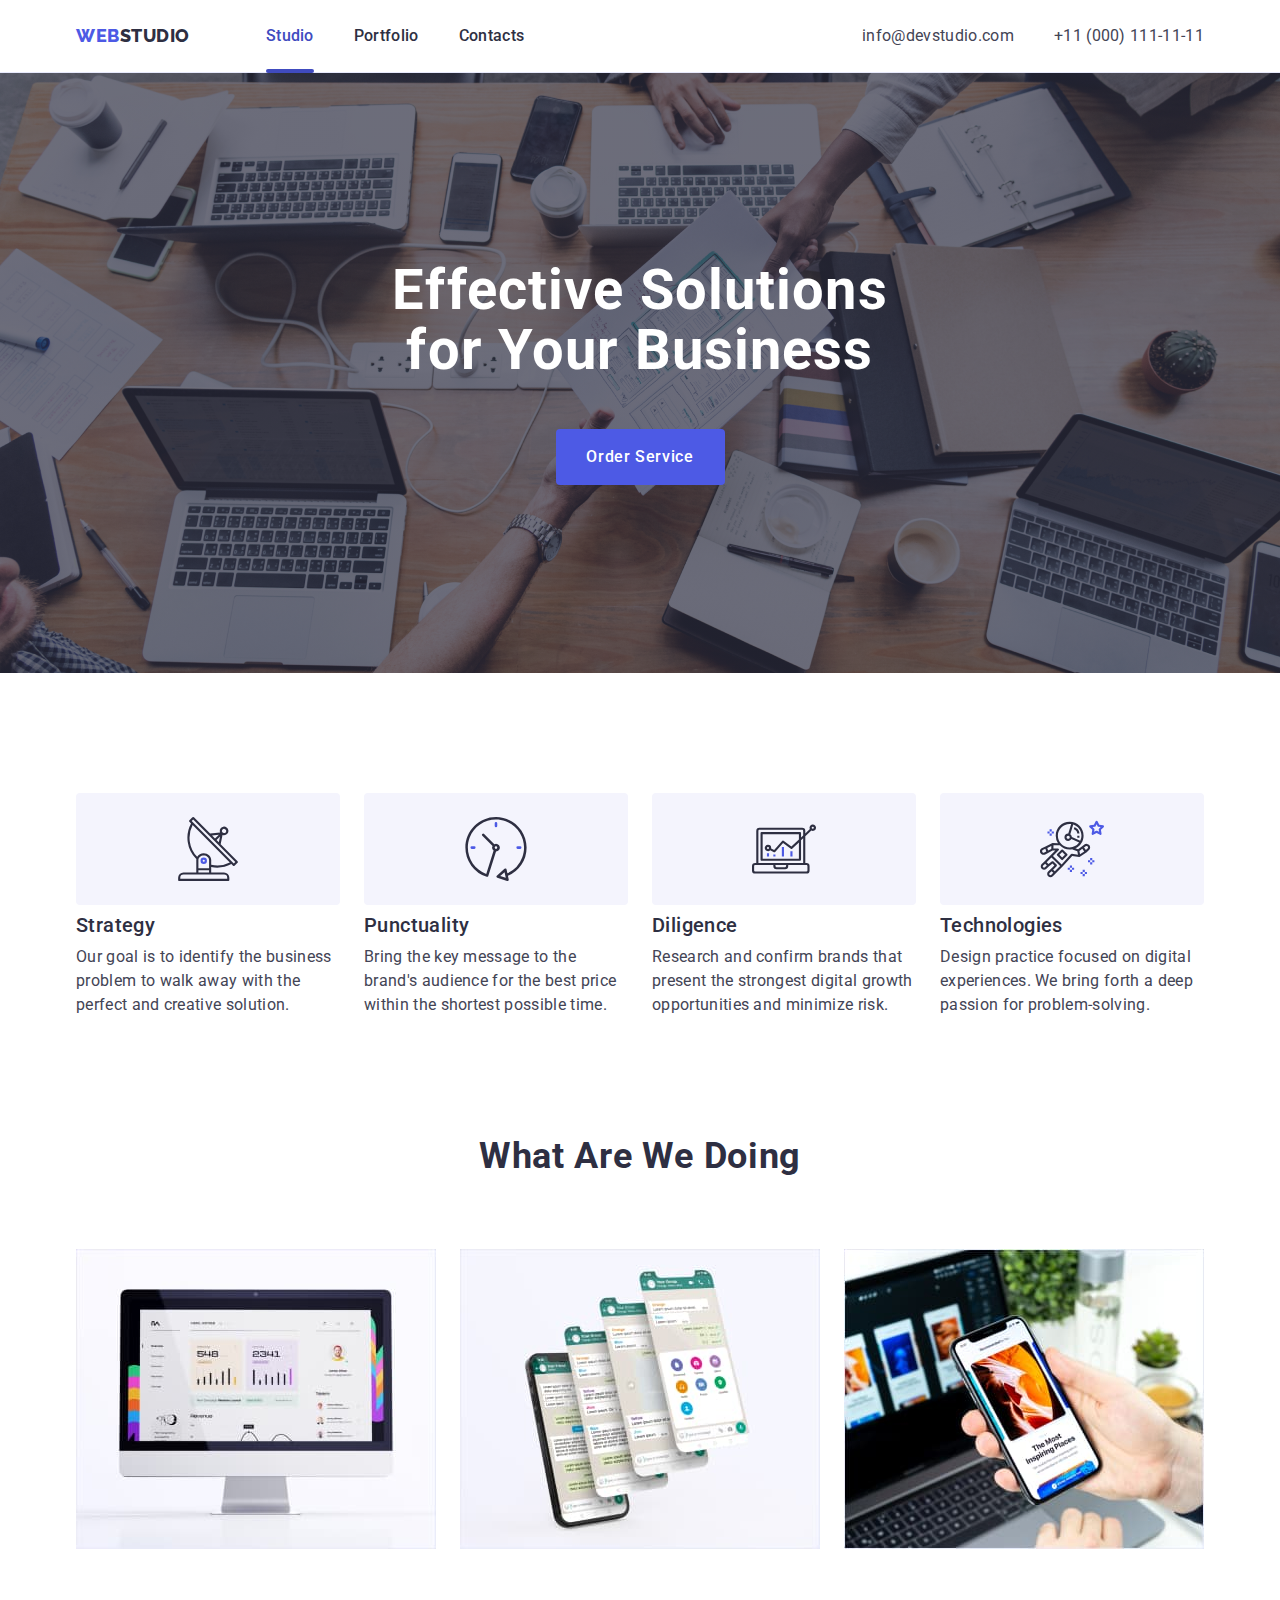
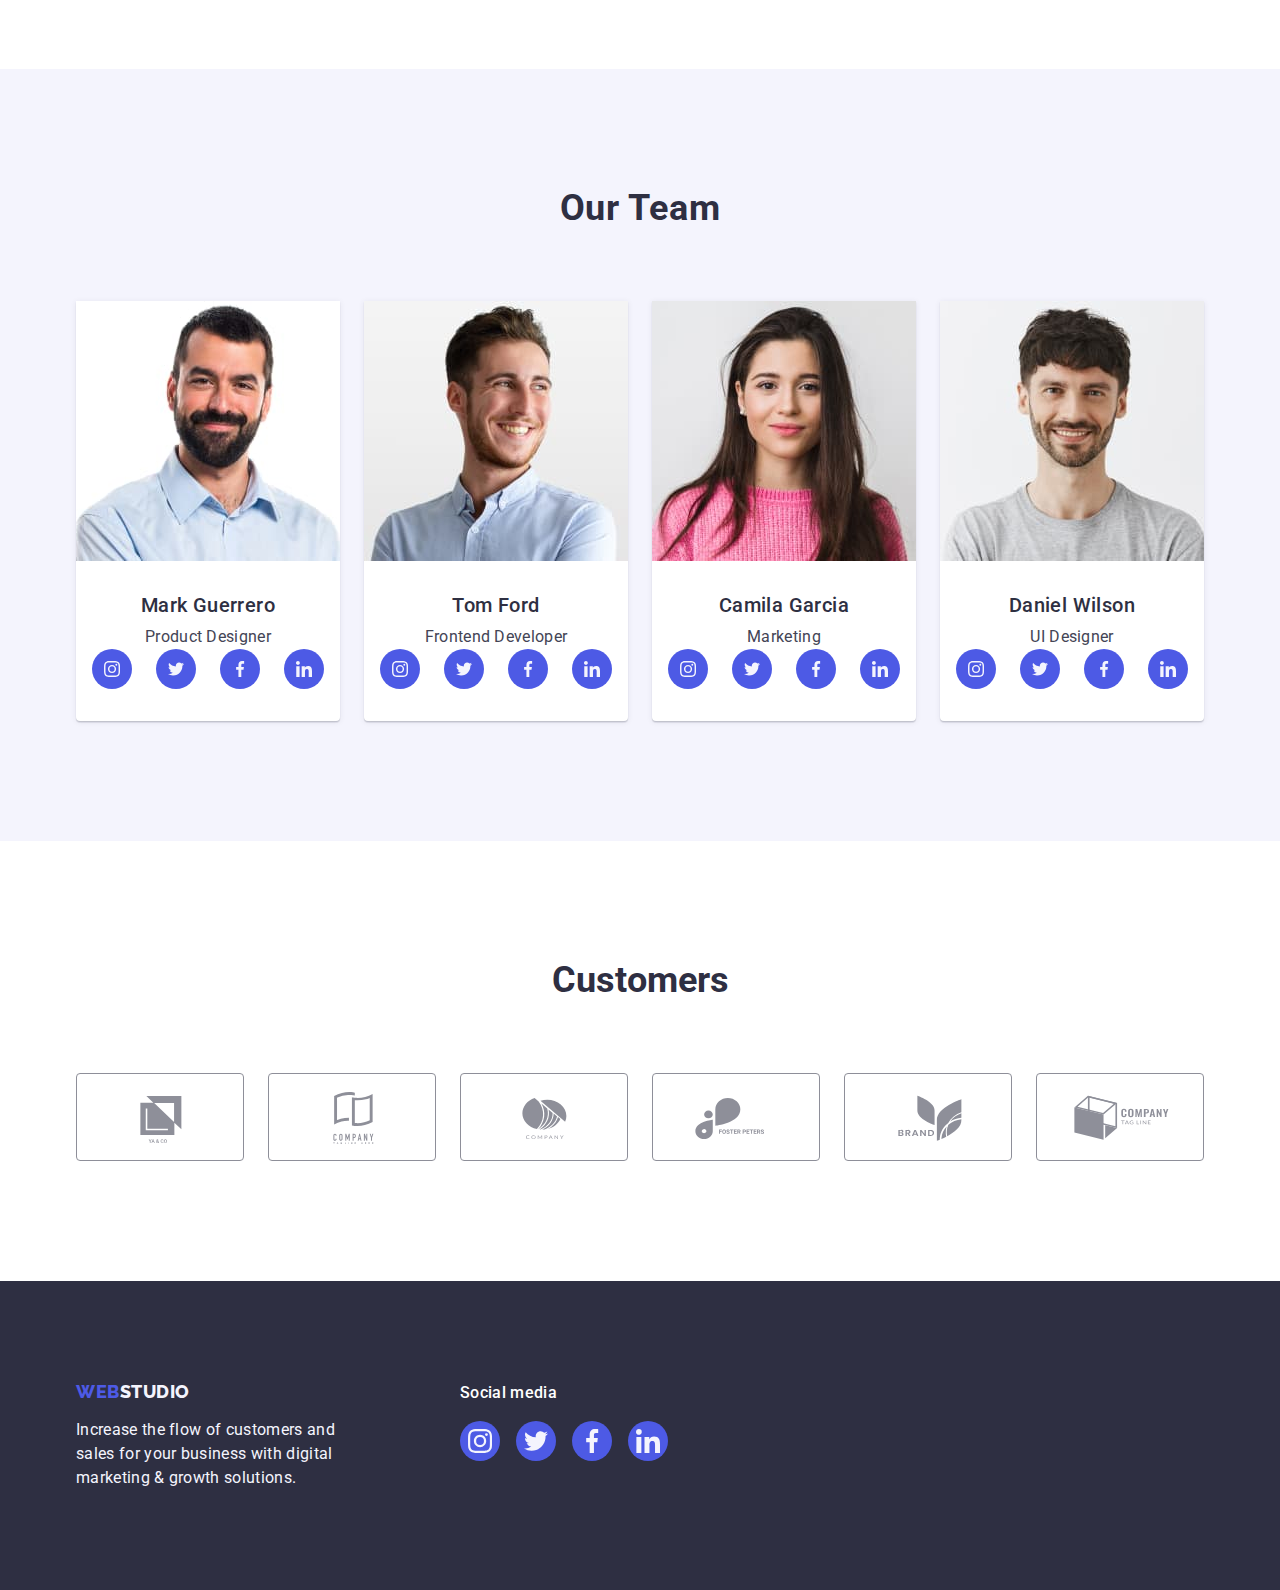
<file: index.html>
<!DOCTYPE html>
<html lang="en">
<head>
    <meta charset="UTF-8">
    <meta http-equiv="X-UA-Compatible" content="IE=edge">
    <meta name="viewport" content="width=device-width, initial-scale=1.0">
    <title>Studio</title>
     <link rel="stylesheet" href="https://cdn.jsdelivr.net/npm/modern-normalize@2.0.0/modern-normalize.min.css">
    <link rel="stylesheet" href="./css/styles.css">
    <link rel="preconnect" href="https://fonts.googleapis.com">
<link rel="preconnect" href="https://fonts.gstatic.com" crossorigin>
<link href="https://fonts.googleapis.com/css2?family=Raleway:wght@800&family=Roboto:wght@400;500;700&display=swap" rel="stylesheet">
   
</head>
<body>
    <header class="header">
        <div class="block-header container">
        <nav class="nav">
            <a  href="./index.html" class="web-studio link logo">Web<span class="web">Studio</span></a>
            <ul class="list menu">
            <li><a href="./index.html" class="studio-nav link current">Studio</a></li>
        <li> <a href="./portfolio.html" class="studio-nav link">Portfolio</a></li>
        <li>   <a href="" class="studio-nav link">Contacts</a></li>
        </ul>
        </nav>
     <address  class="address-header">
            <ul class="list menu">

           <li><a href = "mailto:info@devstudio.com" class="address link">info@devstudio.com</a></li>
            <li><a href = "tel:+110001111111" class="address link">+11 (000) 111-11-11</a></li>
        </ul>
        </address>
    </div>
    </header>

    <main>
        <section class="part-one">
            <div class="container">
        <h1 class="main-title">Effective Solutions  for Your Business</h1>
<button type="button" class="button-one" data-modal-open>Order Service</button>
</div>
</section>

<section class="part-two">
    <div class="container">
    <h2 class="section-title visually-hidden">About us</h2>
    <ul class="list-two">
<li class="list-part">
    <div class="icon-container">
        <svg width="64" height="64">
          <use href="./images/icons.svg#icon-antenna"></use>
        </svg>
      </div>
      <h3 class="part-two-title">Strategy</h3>
<p class="part-two-text">Our goal is to identify the business problem to walk away with the perfect and creative solution. </p></li>
<li class="list-part">
    <div class="icon-container">
        <svg width="64" height="64">
          <use href="./images/icons.svg#icon-clock"></use>
        </svg>
      </div>
      <h3 class="part-two-title">Punctuality</h3>
<p class="part-two-text">Bring the key message to the brand's audience for the best price within the shortest possible time.</p></li>
<li class="list-part">
    <div class="icon-container">
        <svg width="64" height="64">
          <use href="./images/icons.svg#icon-diagram"></use>
        </svg>
      </div>
      <h3 class="part-two-title">Diligence</h3>
<p class="part-two-text">Research and confirm brands that present the strongest digital growth opportunities and minimize risk.</p></li>
<li class="list-part">
    <div class="icon-container">
        <svg width="64" height="64">
          <use href="./images/icons.svg#icon-astronaut"></use>
        </svg>
      </div>
      <h3 class="part-two-title">Technologies</h3>
<p class="part-two-text">Design practice focused on digital experiences. We bring forth a deep passion for problem-solving.</p></li>
</ul>
</div>
</section>

<section class="part-three">
    <div class="container">
<h2 class="section-title-three">What are we doing</h2>
<ul class="list-three">
<li class="list-part-q"><img src ="./images/q1.jpg" alt="Computer" width = "360"></li>
<li class="list-part-q"><img src ="./images/q2.jpg" alt="Displays" width = "360"></li>
<li class="list-part-q"><img src ="./images/q3.jpg" alt="Phone" width = "360"></li>
</ul>
</div>
</section>

<section class="team">
    <div class="container">
   <h2 class="section-title-four">Our Team</h2>
    <ul class="list-four"> 
     <li class="li-one"><img src ="./images/img1.jpg" alt="Product Designer" width = "264">
        <div class="workers">
            
   <h3 class="part-three-title">Mark Guerrero</h3>
   <p class="part-three-text">Product Designer</p>

   <ul class="social-networks list">
    <li class="networks">
        <a class="networks-links" href="">
            <svg class="icon-networks" width="16" height="16">

                <use href = "./images/icons.svg#icon-instagram">
                </use>
            </svg>
        </a>
    </li>

    <li class="networks">
        <a class="networks-links" href="">
            <svg class="icon-networks" width="16" height="16">

                <use href = "./images/icons.svg#icon-twitter">
                </use>
            </svg>
        </a>
    </li>
    <li class="networks">
        <a class="networks-links" href="">
            <svg class="icon-networks" width="16" height="16">

                <use href = "./images/icons.svg#icon-facebook">
                </use>
            </svg>
        </a>
    </li>
    <li class="networks">
        <a class="networks-links" href="">
            <svg class="icon-networks" width="16" height="16">

                <use href = "./images/icons.svg#icon-linkedin">
                </use>
            </svg>
        </a>
    </li>
</ul>
</div>
</li>
  <li class="li-one"> <img src ="./images/img2.jpg" alt="Tom Ford" width = "264">
    <div class="workers">
   <h3 class="part-three-title">Tom Ford</h3>
   <p class="part-three-text">Frontend Developer</p>

   <ul class="social-networks list">
    <li class="networks">
        <a class="networks-links" href="">
            <svg class="icon-networks" width="16" height="16">

                <use href = "./images/icons.svg#icon-instagram">
                </use>
            </svg>
        </a>
    </li>

    <li class="networks">
        <a class="networks-links" href="">
            <svg class="icon-networks" width="16" height="16">

                <use href = "./images/icons.svg#icon-twitter">
                </use>
            </svg>
        </a>
    </li>
    <li class="networks">
        <a class="networks-links" href="">
            <svg class="icon-networks" width="16" height="16">

                <use href = "./images/icons.svg#icon-facebook">
                </use>
            </svg>
        </a>
    </li>
    <li class="networks">
        <a class="networks-links" href="">
            <svg class="icon-networks" width="16" height="16">

                <use href = "./images/icons.svg#icon-linkedin">
                </use>
            </svg>
        </a>
    </li>
</ul>
</div></li>
   <li class="li-one"><img src ="./images/img3.jpg" alt="Camila Garcia" width = "264">
    <div class="workers">
   <h3 class="part-three-title">Camila Garcia</h3>
   <p class="part-three-text">Marketing</p>

   <ul class="social-networks list">
    <li class="networks">
        <a class="networks-links" href="">
            <svg class="icon-networks" width="16" height="16">

                <use href = "./images/icons.svg#icon-instagram">
                </use>
            </svg>
        </a>
    </li>

    <li class="networks">
        <a class="networks-links" href="">
            <svg class="icon-networks" width="16" height="16">

                <use href = "./images/icons.svg#icon-twitter">
                </use>
            </svg>
        </a>
    </li>
    <li class="networks">
        <a class="networks-links" href="">
            <svg class="icon-networks" width="16" height="16">

                <use href = "./images/icons.svg#icon-facebook">
                </use>
            </svg>
        </a>
    </li>
    <li class="networks">
        <a class="networks-links" href="">
            <svg class="icon-networks" width="16" height="16">

                <use href = "./images/icons.svg#icon-linkedin">
                </use>
            </svg>
        </a>
    </li>
</ul>

</div></li>
   <li class="li-one"><img src ="./images/img4.jpg" alt="Daniel Wilson" width = "264">
    <div class="workers">
   <h3 class="part-three-title">Daniel Wilson</h3>
   <p class="part-three-text">UI Designer</p>


   <ul class="social-networks list">
    <li class="networks">
        <a class="networks-links" href="">
            <svg class="icon-networks" width="16" height="16">

                <use href = "./images/icons.svg#icon-instagram">
                </use>
            </svg>
        </a>
    </li>

    <li class="networks">
        <a class="networks-links" href="">
            <svg class="icon-networks" width="16" height="16">

                <use href = "./images/icons.svg#icon-twitter">
                </use>
            </svg>
        </a>
    </li>
    <li class="networks">
        <a class="networks-links" href="">
            <svg class="icon-networks" width="16px" height="16px">

                <use href = "./images/icons.svg#icon-facebook">
                </use>
            </svg>
        </a>
    </li>
    <li class="networks">
        <a class="networks-links" href="">
            <svg class="icon-networks" width="16" height="16">

                <use href = "./images/icons.svg#icon-linkedin">
                </use>
            </svg>
        </a>
    </li>
</ul>

</div></li>
</ul>
</div>
</section>


<section class="part-five">
    <div class="container">
        <h2 class="part-five-title">
            Customers
        </h2>

        <ul class="clients">
            <li class="list-part-five"><a href="" class="link-five">
                <svg class="customers-icons"  width = "104" height = "56">
                    <use href = "./images/icons.svg#icon-Logo-1"></use>
                </svg>
            </a></li>

            <li class="list-part-five"><a href="" class="link-five">
                <svg class="customers-icons"  width = "104" height = "56">
                    <use href = "./images/icons.svg#icon-Logo-2"></use>
                </svg>
            </a></li>


            <li class="list-part-five"><a href="" class="link-five">
                <svg class="customers-icons"  width = "104" height = "56">
                    <use href = "./images/icons.svg#icon-Logo-3"></use>
                </svg>
            </a></li>



            <li class="list-part-five"><a href="" class="link-five">
                <svg class="customers-icons"  width = "104" height = "56">
                    <use href = "./images/icons.svg#icon-Logo-4"></use>
                </svg>
            </a></li>



            <li class="list-part-five"><a href="" class="link-five">
                <svg class="customers-icons"  width = "104" height = "56">
                    <use href = "./images/icons.svg#icon-Logo-5"></use>
                </svg>
            </a></li>


            <li class="list-part-five"><a href="" class="link-five">
                <svg class="customers-icons"  width = "104" height = "56">
                    <use href = "./images/icons.svg#icon-Logo-6"></use>
                </svg>
            </a></li>

        </ul>
    </div>
</section>
    </main>
    
    <footer class="footer-page-one">
        <div class="container footer-div">
            <div class="footer-logo-p-div">
        <a  href="./index.html" class="web-studio link-footer">Web<span class="web-footer">Studio</span></a>
        <p class="footer-p">Increase the flow of customers and sales for your business with digital marketing & growth solutions.</p>
    </div>
    <div class="">
        <p class="social-media-footer-p">Social media</p>
        <ul class="footer-ul-social-media">
            <li class="li-one-footer">
                <a href="" class="link-footer-social-media">
                    <svg width = "24" height = "24" class="footer-icons">
                        <use href = "./images/icons.svg#icon-instagram"></use>
                    </svg>
                </a>

            </li>

            <li class="li-one-footer">
                <a href="" class="link-footer-social-media">
                    <svg width = "24" height = "24" class="footer-icons">
                        <use href = "./images/icons.svg#icon-twitter"></use>
                    </svg>
                </a>

            </li>
            <li class="li-one-footer">
                <a href="" class="link-footer-social-media">
                    <svg width = "24" height = "24" class="footer-icons">
                        <use href = "./images/icons.svg#icon-facebook"></use>
                    </svg>
                </a>

            </li>
            <li class="li-one-footer">
                <a href="" class="link-footer-social-media">
                    <svg width = "24" height = "24" class="footer-icons">
                        <use href = "./images/icons.svg#icon-linkedin"></use>
                    </svg>
                </a>

            </li>
        </ul>
      </div>
    </div>
    </footer>

    <div data-modal class="modal is-hidden">
<div class="modal-window">
    <button type="button" data-modal-close class="modal-close-button">
        <svg width= "8" height = "8" class="icon-modal">
            <use href = "./images/icons.svg#icon-close"></use>
        </svg>
    </button>
</div>
    </div>

    <script src="./js/modal.js"></script>
</body>
</html>
</file>
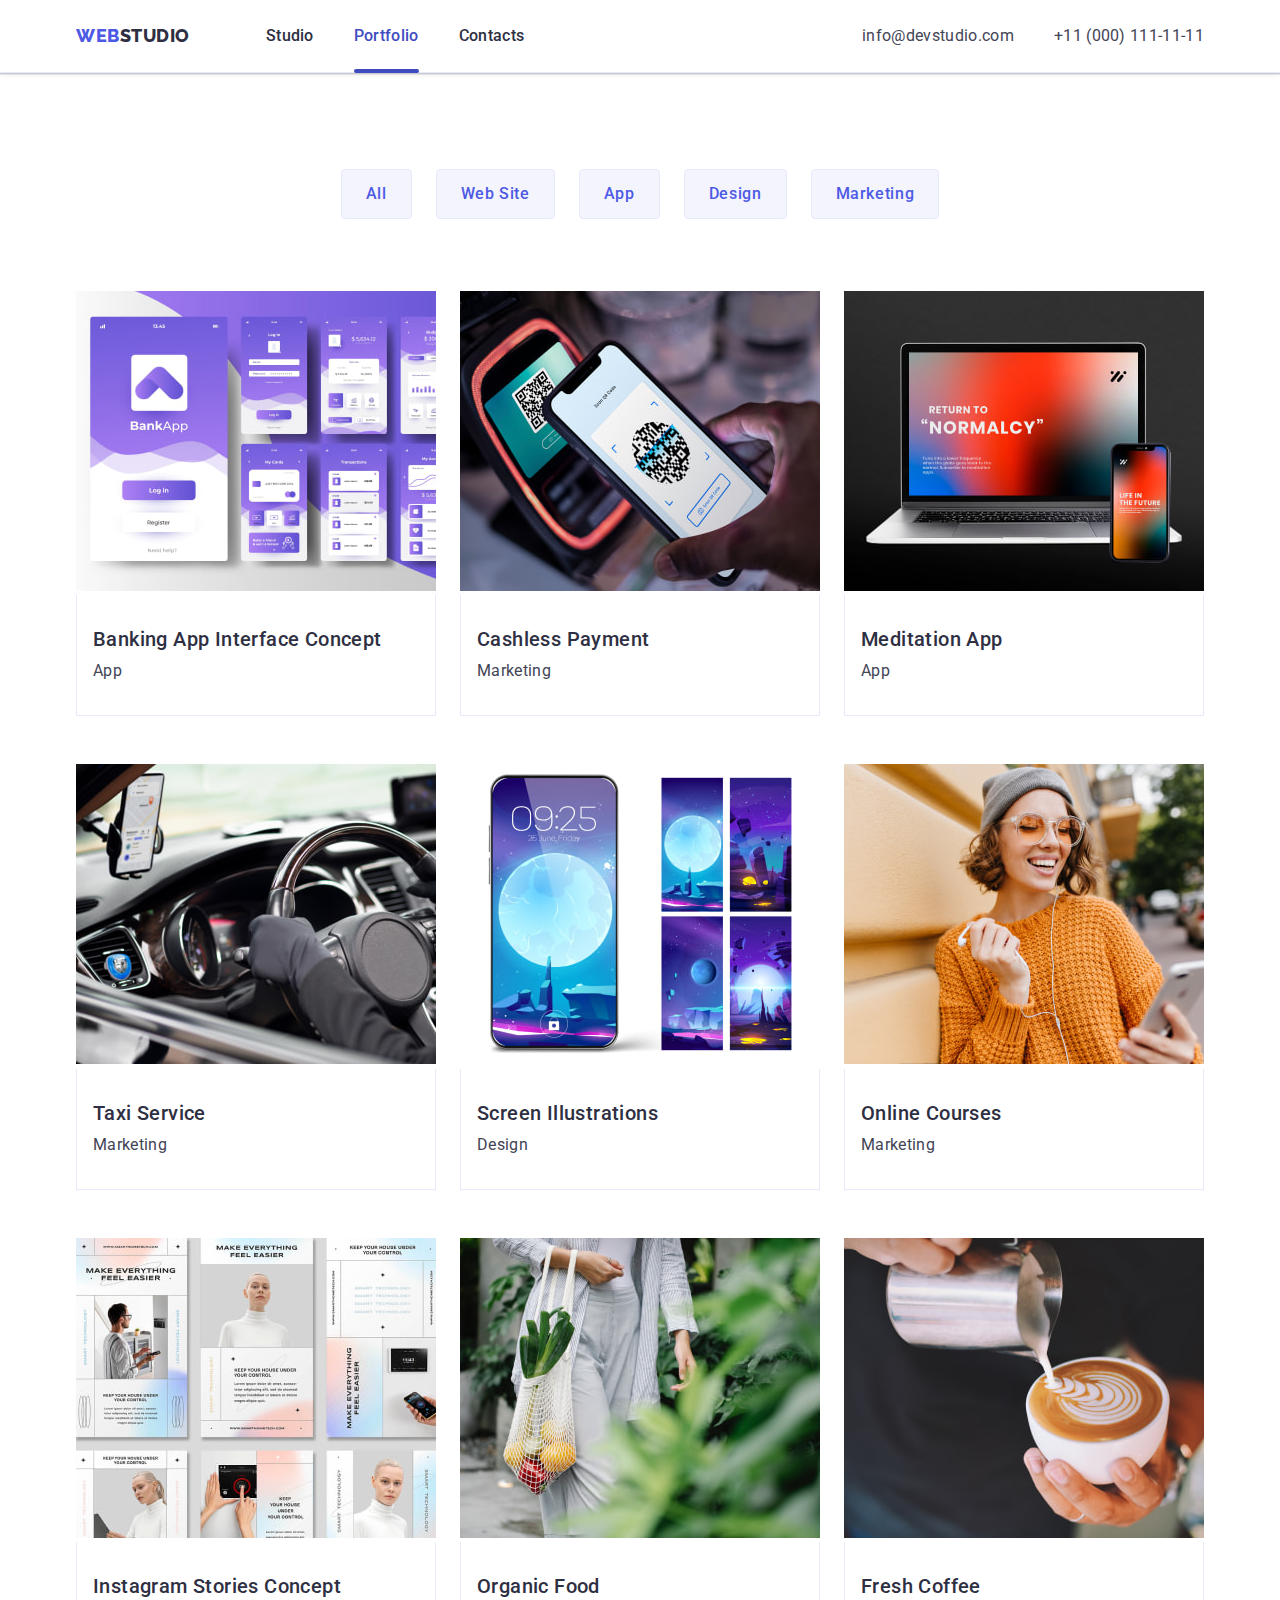
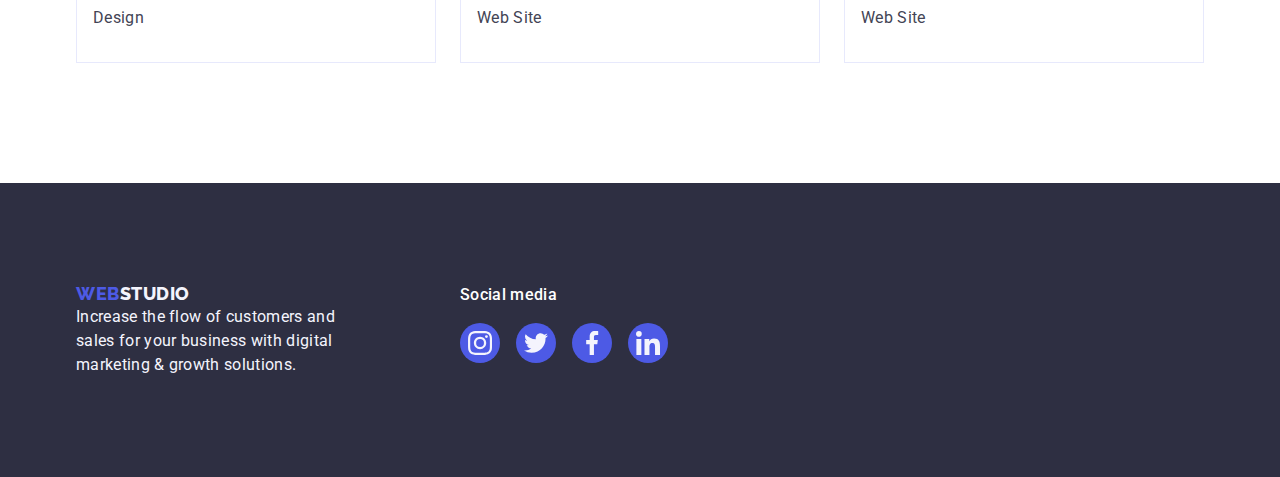
<file: portfolio.html>
<!DOCTYPE html>
<html lang="en">
<head>
    <meta charset="UTF-8">
    <meta name="viewport" content="width=device-width, initial-scale=1.0">
    <title>Portfolio</title>
    <link rel="stylesheet" href="https://cdn.jsdelivr.net/npm/modern-normalize@2.0.0/modern-normalize.min.css">
    <link rel="stylesheet" href="./css/styles.css">
    <link rel="preconnect" href="https://fonts.googleapis.com">
<link rel="preconnect" href="https://fonts.gstatic.com" crossorigin>
<link href="https://fonts.googleapis.com/css2?family=Raleway:wght@800&family=Roboto:wght@400;500;700&display=swap" rel="stylesheet">
</head>
<body>
  <header class="header">
    <div class="block-header container">
    <nav class="nav">
        <a  href="./portfolio.html" class="web-studio link logo">Web<span class="web">Studio</span></a>
        <ul class="list menu">
        <li><a href="./index.html" class="studio-nav link">Studio</a></li>
    <li> <a href="./portfolio.html" class="studio-nav link current">Portfolio</a></li>
    <li>   <a href="" class="studio-nav link">Contacts</a></li>
    </ul>
    </nav>

    <address class="address-header">
        <ul class="list menu">

       <li><a href = "mailto:info@devstudio.com" class="address link">info@devstudio.com</a></li>
        <li><a href = "tel:+110001111111" class="address link">+11 (000) 111-11-11</a></li>
    </ul>
    </address>
  </div>
</header>

    <main>

      <section class="section-pf">
        <div class="container">
        <h1 class="visually-hidden">Info</h1>
        <ul class="list-portfolio-one">
            <li><button type="button" class="button-page-two">All</button></li>
            <li><button type="button" class="button-page-two">Web Site</button></li>
            <li><button type="button" class="button-page-two">App</button></li>
            <li><button type="button" class="button-page-two">Design</button></li>
            <li><button type="button" class="button-page-two">Marketing</button></li>
        </ul>

            <ul class="list-portfolio-two">
              <li class="list-part-q">
                <a href= "" class="link">
                  <div class="link-overlay">
                  <div class="overlay">
                    <p class="p-overlay">14 Stylish and User-Friendly App Design Concepts · Task Manager App · Calorie Tracker App · Exotic Fruit Ecommerce App · Cloud Storage App</p>
                  </div>
         <img src="./images/portfolio-images/img-1.jpg" alt="Bank-App" width="360" height="300"> 
        </div>
         <div class="name-app">
          <h2  class="part-three-title">Banking App Interface Concept</h2>
        <p class="part-three-text">App</p></div>
        
      </a>
       </li>

        <li  class="list-part-q">
          <a href= "" class="link">
            <div class="link-overlay">
              <div class="overlay">
                <p class="p-overlay">14 Stylish and User-Friendly App Design Concepts · Task Manager App · Calorie Tracker App · Exotic Fruit Ecommerce App · Cloud Storage App</p>
              </div>
          <img src="./images/portfolio-images/img-2.jpg" alt="Scan QR Code" width="360" height="300">
          </div>
          <div class="name-app">
            <h2 class="part-three-title">Cashless Payment</h2>
            <p class="part-three-text">Marketing</p></div></a></li>

          <li  class="list-part-q"><a href= "" class="link">
            <div class="link-overlay">
              <div class="overlay">
                <p class="p-overlay">14 Stylish and User-Friendly App Design Concepts · Task Manager App · Calorie Tracker App · Exotic Fruit Ecommerce App · Cloud Storage App</p>
              </div>
              <img src="./images/portfolio-images/img-3.jpg" alt="Laptop&Phone" width="360" height="300">
              </div>
            <div class="name-app">
            <h2 class="part-three-title">Meditation App</h2>
            <p class="part-three-text">App</p></div></a></li>   
          <li  class="list-part-q"><a href= "" class="link">
            <div class="link-overlay">
              <div class="overlay">
                <p class="p-overlay">14 Stylish and User-Friendly App Design Concepts · Task Manager App · Calorie Tracker App · Exotic Fruit Ecommerce App · Cloud Storage App</p>
              </div>
              <img src="./images/portfolio-images/img-4.jpg" alt="Taxi" width="360" height="300">
              </div>
            <div class="name-app">
            <h2 class="part-three-title">Taxi Service</h2>
            <p class="part-three-text">Marketing</p></div></a></li>   
          <li  class="list-part-q"><a href= "" class="link">
            <div class="link-overlay">
              <div class="overlay">
                <p class="p-overlay">14 Stylish and User-Friendly App Design Concepts · Task Manager App · Calorie Tracker App · Exotic Fruit Ecommerce App · Cloud Storage App</p>
              </div>
              <img src="./images/portfolio-images/img-5.jpg" alt="Screen Illustrations" width="360" height="300">
              </div>
            <div class="name-app">
            <h2 class="part-three-title">Screen Illustrations</h2>
            <p class="part-three-text">Design</p></div></a></li>   
          <li  class="list-part-q"><a href= "" class="link">
            <div class="link-overlay">
              <div class="overlay">
                <p class="p-overlay">14 Stylish and User-Friendly App Design Concepts · Task Manager App · Calorie Tracker App · Exotic Fruit Ecommerce App · Cloud Storage App</p>
              </div>
              <img src="./images/portfolio-images/img-6.jpg" alt="Girl" width="360" height="300">
              </div>
            <div class="name-app">
            <h2 class="part-three-title">Online Courses</h2>
            <p class="part-three-text">Marketing</p></div></a></li>
                <li  class="list-part-q">
                    <a href= "" class="link">
                      
                      <div class="link-overlay">
                        <div class="overlay">
                          <p class="p-overlay">14 Stylish and User-Friendly App Design Concepts · Task Manager App · Calorie Tracker App · Exotic Fruit Ecommerce App · Cloud Storage App</p>
                        </div>
                        <img src="./images/portfolio-images/img-7.jpg" alt="Stories Concept" width="360" height="300">
                        </div>
                  <div class="name-app">
                    <h2 class="part-three-title">Instagram Stories Concept</h2>
                    <p class="part-three-text">Design</p></div></a></li>
                <li  class="list-part-q"><a href= "" class="link">
                  <div class="link-overlay">
                    <div class="overlay">
                      <p class="p-overlay">14 Stylish and User-Friendly App Design Concepts · Task Manager App · Calorie Tracker App · Exotic Fruit Ecommerce App · Cloud Storage App</p>
                    </div>
                    <img src="./images/portfolio-images/img-8.jpg" alt="Food" width="360" height="300">
                    </div>
                  <div class="name-app">
                    <h2 class="part-three-title">Organic Food</h2>
                    <p class="part-three-text">Web Site</p></div></a></li>
                <li  class="list-part-q"><a href= "" class="link">
                  <div class="link-overlay">
                  <div class="overlay">
                    <p class="p-overlay">14 Stylish and User-Friendly App Design Concepts · Task Manager App · Calorie Tracker App · Exotic Fruit Ecommerce App · Cloud Storage App</p>
                  </div>
                  <img src="./images/portfolio-images/img-9.jpg" alt="Cofee" width="360" height="300">
                  </div>
                  <div class="name-app">
                    <h2 class="part-three-title">Fresh Coffee</h2>
                    <p class="part-three-text">Web Site</p></div></a></li>
            </ul>
          </div>
        </section>
    </main>
    <footer class="footer-page-two">
      <div class="container footer-div">
        <div class="footer-logo-p-div">
        <a  href = "./portfolio.html"  class="web-studio link">Web<span class="web-footer">Studio</span></a>
        <p class="footer-p">Increase the flow of customers and sales for your business with digital marketing & growth solutions.</p>
        </div>
        <div class="">
          <p class="social-media-footer-p">Social media</p>
          <ul class="footer-ul-social-media">
              <li class="li-one-footer">
                  <a href="" class="link-footer-social-media">
                      <svg width = "24" height = "24" class="footer-icons">
                          <use href = "./images/icons.svg#icon-instagram"></use>
                      </svg>
                  </a>
  
              </li>
  
              <li class="li-one-footer">
                  <a href="" class="link-footer-social-media">
                      <svg width = "24" height = "24" class="footer-icons">
                          <use href = "./images/icons.svg#icon-twitter"></use>
                      </svg>
                  </a>
  
              </li>
              <li class="li-one-footer">
                  <a href="" class="link-footer-social-media">
                      <svg width = "24" height = "24" class="footer-icons">
                          <use href = "./images/icons.svg#icon-facebook"></use>
                      </svg>
                  </a>
  
              </li>
              <li class="li-one-footer">
                  <a href="" class="link-footer-social-media">
                      <svg width = "24" height = "24" class="footer-icons">
                          <use href = "./images/icons.svg#icon-linkedin"></use>
                      </svg>
                  </a>
  
              </li>
          </ul>
        </div>
      </div>
    </footer>
</body>
</html>
</file>
<file: css/styles.css>
body{
    font-family: "Roboto", sans-serif;
    color: #434455;
    background-color: #ffffff;
}


h1, h2, h3, h4, h5, h6, p{
    margin: 0;
}


img{
    height: auto;
    max-width: 100%;
    display: block;
}


button{
    border: none;
    cursor: pointer;
    border-radius: 4px;
}


ul,ol{
    padding-left: 0;
    margin: 0;
    list-style: none;
}

a{
    text-decoration: none;
}

.web{
    color:  var(--span-color);
    
}
.web-footer{
    color: #F4F4FD;
    
}


.web-studio{
    text-transform: uppercase;
    font-family: "Raleway", sans-serif;
   
    font-weight: 800;
    font-size: 18px;
    line-height: 1.17;
    letter-spacing: 0.03em;
    color:#4d5ae5;
    
}

.logo{
    margin-right: 76px;
} 

.link{
    text-decoration: none;
}

.link-footer{
    text-decoration: none;
    display: inline-block;
    margin-bottom: 16px;
}
.part-one{
    background-color: #2E2F42;
    padding-top: 188px; 
    padding-bottom: 188px;
    background-image: linear-gradient(rgba(46, 47, 66, 0.7), rgba(46, 47, 66, 0.7)),url(../images/hero-image/people-office.jpg);
    max-width: 1440px;
    background-repeat: no-repeat;
    background-position: center;
    background-size: cover;
    margin: 0 auto;
    height: 600px;
}
.part-one .main-title{
    font-size: 56px;
    color: #ffffff;
    text-align: center;
    line-height: 1.07;
    letter-spacing: 0.02em;
    font-weight: 700;
    max-width: 496px;
    margin: 0 auto;
    margin-bottom: 48px;
}
.button-one{
    background-color: #4D5AE5 ;
    font-family: "Roboto", sans-serif;
    font-weight: 500;
    font-size: 16px;
    line-height: 1.5;
    letter-spacing: 0.04em;
    color: #ffffff;
    display: block;
    min-width: 169px;
    height: 56px;
    border: none;
    border-radius: 4px;
    cursor: pointer;
    margin: 0 auto;
    transition:  background-color 250ms cubic-bezier(0.4, 0, 0.2, 1);
}

.button-one:hover, .button-one:focus{
    background-color: #404BBF;
    cursor: pointer;
}

.part-two{
    padding-top: 120px; 
    padding-bottom: 120px;
}
.section-title{
    text-align: center;
    font-size: 36px;
    line-height: 1.11;
    letter-spacing: 0.02em;
    text-transform: capitalize;
    color: var(--span-color);
    font-weight: 700;
}

.section-title-three{
    text-align: center;
    font-size: 36px;
    line-height: 1.11;
    letter-spacing: 0.02em;
    text-transform: capitalize;
    color: var(--span-color);
    font-weight: 700;
    margin-bottom: 72px; 
}

.section-title-four{
    text-align: center;
    font-size: 36px;
    line-height: 1.11;
    letter-spacing: 0.02em;
    text-transform: capitalize;
    color: var(--span-color);
    font-weight: 700;
    margin-bottom: 72px;
}
.part-two-title{
font-weight: 500;
font-size: 20px;
line-height: 1.2;
letter-spacing: 0.02em;
color: var(--span-color);
font-weight: 500;
margin-bottom: 8px;
}


.part-two-text{
    line-height: 1.5;
    font-size: 16px;
    letter-spacing: 0.02em;
    font-weight: 400;
}

.team{
    background-color: #F4F4FD;
    padding-top: 120px;
    padding-bottom: 120px;
}
.team h3{
    text-align: center;
}
.team p{
    text-align: center;
}
.list{
    list-style-type: none;
    display: flex;
    gap: 40px;
}
.list-two{
    list-style-type: none;
    display: flex;
    gap: 24px;
}

.list-three{
    list-style-type: none;
    display: flex;
    gap: 24px;
}
.list-four{
    list-style-type: none;
    display: flex;
    gap: 24px;
}
.list-portfolio-one{
    list-style-type: none;
    display: flex;
    gap: 24px;
    justify-content: center;
    margin-bottom: 72px
}

.list-portfolio-two{
    list-style-type: none;
    display: flex;
    flex-wrap: wrap;
    column-gap: 24px;
    row-gap: 48px;
}

.list-part{
    width: calc((100% - 72px) / 4);
}

.list-part-q{
    width: calc((100% - 48px) / 3);
  
}

.list-part-five{
    width: calc((100% - 120px) / 6);
    height: 88px;
}


.li-one{
    background-color: #FFFFFF;
    width: calc((100% - 72px) / 4);
    border-radius: 0px 0px 4px 4px;
}

.part-three-title{
    font-size: 20px;
    font-weight: 500;

    line-height: 1.2;
    letter-spacing: 0.02em;
    color: var(--span-color);
    margin-bottom: 8px;
}

.part-three-text{
    font-size: 16px;
    line-height: 1.5;
    letter-spacing: 0.02em;
    color: var(--address-color);
    font-weight: 400;
}

.studio-nav{
    font-weight: 500;
    font-size: 16px;
    line-height: 1.5;
    letter-spacing: 0.02em;
    color: var(--span-color);
    padding-top: 24px;
    padding-bottom: 24px;
    display: block;
    transition: color 250ms cubic-bezier(0.4, 0, 0.2, 1);
    
}

.current{
    position: relative;
    color: #404bbf;
    
}

.current::after{
    content: "";
    position: absolute;
    left: 0;
    bottom: -1px;
    height: 4px;
    background-color: #404bbf;
    border-radius: 2px;
    width: 100%;
}

.studio-nav:hover, .studio-nav:focus{
    color: #404bbf;
}

.address-header{
    font-style: normal;
    margin-left: auto;
}


.address{
    font-size: 16px;
    line-height: 1.5;
    letter-spacing: 0.02em;
    color: var(--address-color);
    transition: color 250ms cubic-bezier(0.4, 0, 0.2, 1);

}


.address:hover, .address:focus{
    color: #404bbf;
}
.footer-page-one{
    background-color: #2E2F42;
    padding: 100px 0;
}

.footer-page-two{
    background-color: var(--span-color);
    padding: 100px 0;
}

.footer-p{
    color: #F4F4FD;
    letter-spacing: 0.02em;
    line-height: 1.5;
    font-weight: 400;
    max-width: 264px;
}


.button-page-two{
    font-family: "Roboto", sans-serif;
    font-weight: 500;
    font-size: 16px;
    line-height: 1.5;
    letter-spacing: 0.04em;
    color:var(--button-two-color);
    background-color: var(--button-bg-color);
    padding: 12px 24px;
    border: 1px solid #e7e9fc;
    border-radius: 4px;

}


.button-page-two:hover, .button-page-two:focus{
    color: #ffffff;
    background-color: #404bbf;
    cursor: pointer;
    border: 1px solid transparent;
    box-shadow: 0px 2px 2px 0px #0000001F, 0px 2px 1px 0px #00000014, 0px 3px 1px 0px #0000001A;
}
:root{
    --span-color: #2e2f42;
    --address-color: #434455;
    --button-bg-color: #f4f4fd;
    --button-two-color: #4d5ae5;
}


.header{
    border-bottom: 1px solid #e7e9fc;
    box-shadow: 0px 2px 1px rgba(46, 47, 66, 0.08), 0px 1px 1px rgba(46, 47, 66, 0.16), 0px 1px 6px rgba(46, 47, 66, 0.08);
}

.block-header{
    display: flex ;
    align-items: center;
}

.container{
    width: 1158px;
    margin: 0 auto;
    padding-left: 15px;
    padding-right: 15px;
}

.nav{
    display: flex;
    align-items: center;
}

.menu{
    display: flex;
    gap: 40px;

}

.part-three{
    padding-bottom: 120px;
}

.workers{
    
    padding: 32px 0;
}

.visually-hidden {
    position: absolute;
    width: 1px;
    height: 1px;
    margin: -1px;
    border: 0;
    padding: 0;
    white-space: nowrap;
    clip-path: inset(100%);
    clip: rect(0 0 0 0);
    overflow: hidden;
}

.section-pf{
    padding-top: 96px;
    padding-bottom: 120px;
}

.name-app{
    padding: 32px 16px;
    border: 1px solid #e7e9fc; 
    border-top: none;
    
}


.icon-container{
    display: flex;
    align-items: center;justify-content: center;
    height: 112px;
    background-color: #f4f4fd;
    border-radius: 4px;
    margin-bottom: 8px;
    
}


.modal{
    position: fixed;
    top: 0;
    left: 0;
    width: 100%;
    height: 100%;
    background-color: rgba(46, 47, 66, 0.4);
    transition: opacity 250ms cubic-bezier(0.4, 0, 0.2, 1), visibility 250ms cubic-bezier(0.4, 0, 0.2, 1);
}

.is-hidden{
    opacity: 0;
    visibility: hidden;
    pointer-events: none;

}


.modal-window{
    position: absolute;
    top: 50%;
    left: 50%;
    transform: translate(-50%, -50%) scale(1);
    width: 408px;
    min-height: 584px;
    background: #fcfcfc;
    box-shadow: 0px 1px 1px rgba(0, 0, 0, 0.14), 0px 1px 3px rgba(0, 0, 0, 0.12), 0px 2px 1px rgba(0, 0, 0, 0.2);
    border-radius: 4px;
    transition: transform 250ms cubic-bezier(0.4, 0, 0.2, 1);
}


.modal-close-button{
    position: absolute;
    top: 24px;
    right: 24px;
    width: 24px;
    height: 24px;
    border-radius: 50%;
    display: flex;
    align-items: center;
    justify-content: center;
    background-color: #e7e9fc;
    border: 1px solid rgba(0, 0, 0, 0.1);
    padding: 0; 
   cursor: pointer;
   transition: background-color 250ms cubic-bezier(0.4, 0, 0.2, 1), border 250ms cubic-bezier(0.4, 0, 0.2, 1);

}

.modal-close-button:hover, .modal-close-button:focus{
    background-color: #404bbf;
    border: none;
}


.icon-modal{
    transition: fill 250ms cubic-bezier(0.4, 0, 0.2, 1);
}

.modal-close-button:hover .icon-modal,
.modal-close-button:focus .icon-modal{
    fill: #ffffff
}


.list-four .li-one{
    box-shadow: 0px 1px 6px rgba(46, 47, 66, 0.08), 0px 1px 1px rgba(46, 47, 66, 0.16), 0px 2px 1px rgba(46, 47, 66, 0.08);
}


.social-networks{
    display: flex;
    justify-content: center;
    gap: 24px;

}


.networks{
    width: 40px;
    height: 40px;
}

.networks-links{
    width: 100%;
    height: 100%;
    background-color: #4d5ae5;
    border-radius: 50%;
    display: flex;
    align-items: center;
    justify-content: center;

}

.networks-links:hover, .networks-links:focus{
    background-color: #404bbf;
}


.icon-networks{
    fill: #f4f4fd;
}


.networks-links{
    transition: background-color 250ms cubic-bezier(0.4, 0, 0.2, 1);
}


.part-five{
    padding: 120px 0;

}

.part-five-title{
    font-size: 36px;
    line-height: 1.11;
    color: #2e2f42;
    margin-bottom: 72px;
    text-align: center;
}

.clients{
    display: flex;
    gap: 24px;
}

.link-five{
    width: 100%;
    height: 100%;
    border: 1px solid #8e8f99;
    border-radius: 4px;
    display: flex;
    align-items: center;
    justify-content: center;
    color: var(--link-five-color);
}

:root{
    --link-five-color: #8e8f99;
}


.link-five:hover, .link-five:focus{
    border-color: #404bbf;
   color: #404bbf;
}


.customers-icons{
    fill: currentColor;
}


.clients .link-five{
    transition: border-color 250ms cubic-bezier(0.4, 0, 0.2, 1), color 250ms cubic-bezier(0.4, 0, 0.2, 1);
}

.footer-div{
    display: flex;
    align-items: baseline;
}

.footer-logo-p-div{
    margin-right: 120px;
}

.social-media-footer-p{
    font-weight: 500;font-size: 16px;
    line-height: 1.5;
    letter-spacing: 0.02em;
    color: var(--footer-media-p);
    margin-bottom: 16px;
}

:root{
    --footer-media-p: #FFFFFF;
}

.footer-ul-social-media{
    display: flex;
    gap: 16px;

}

.li-one-footer{
    width: 40px;
    height: 40px;

}

.link-footer-social-media{
    width: 100%;
    height: 100%;
    background-color: var(--button-two-color);
    border-radius: 50%;
    display: flex;
    align-items: center;
    justify-content: center;
}

.link-footer-social-media:hover, .link-footer-social-media:focus{
    background-color:#31d0aa;
}

:root{
    --icon-fill-one: #f4f4fd;
}

.footer-icons{
    fill: var(--icon-fill-one)
}


.footer-ul-social-media .link-footer-social-media{
    transition: background-color 250ms cubic-bezier(0.4, 0, 0.2, 1);
}

.overlay {
    padding: 8px;
    background-color: #3f51b5;
    color: #fff;
    font-family: sans-serif;
      position: absolute;
      top: 0;
      left: 0;
    
      transform: translateY(100%);
      transition: transform 250ms ease-in-out;
  }


.link-overlay{
    position: relative;
    display: inline-block;
    overflow: hidden;
}

.overlay {
    padding: 8px;
    background-color:#4D5AE5;
      width: 100%;
      height: 100%;
      transform: translateY(100%);
      transition: transform 350ms ease-in-out;
  }

  .link-overlay:hover .overlay{
    transform: translateY(0);
}
  

.p-overlay{
    line-height: 24px;
    letter-spacing: 0.32px;
    margin-top: 40px;
    margin-left: 32px;
    display: flex;
    width: 296px;
    flex-direction: column;
    flex-shrink: 0;
    color: #F4F4FD;
}
</file>
